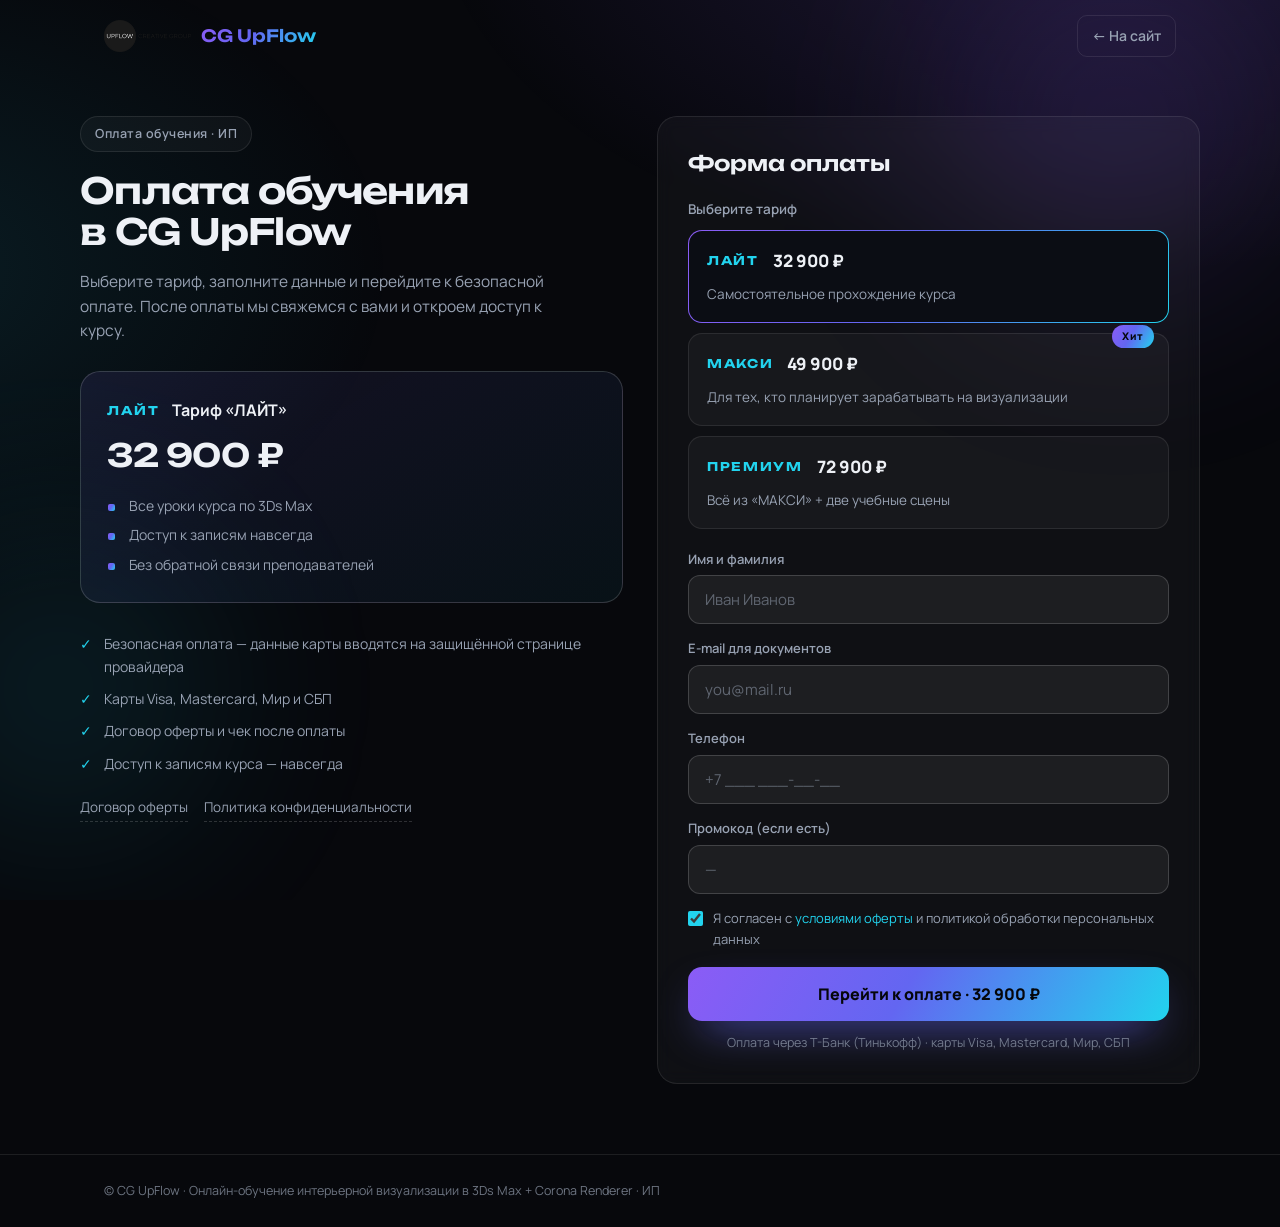
<file: pay.html>
<!DOCTYPE html>
<html lang="ru">
<head>
  <meta charset="utf-8">
  <title>Оплата обучения — CG UpFlow</title>
  <meta name="description" content="Оплата онлайн-обучения CG UpFlow: тарифы ЛАЙТ, МАКСИ, ПРЕМИУМ. Безопасная оплата картой или СБП.">
  <meta name="viewport" content="width=device-width, initial-scale=1">
  <link rel="icon" type="image/png" sizes="32x32" href="images/favicon-16.png">
  <link rel="preconnect" href="https://fonts.googleapis.com">
  <link rel="preconnect" href="https://fonts.gstatic.com" crossorigin>
  <link href="https://fonts.googleapis.com/css2?family=Manrope:wght@400;500;600;700;800&family=Unbounded:wght@400;600&display=swap" rel="stylesheet">
  <link rel="stylesheet" href="css/pay.css">
</head>
<body>
  <div class="bg" aria-hidden="true"><span class="bg__glow bg__glow--1"></span><span class="bg__glow bg__glow--2"></span></div>

  <header class="top">
    <div class="container top__inner">
      <a class="logo" href="index.html"><img src="images/logo.png" alt="CG UpFlow"><span>CG&nbsp;UpFlow</span></a>
      <a class="back" href="index.html">← На сайт</a>
    </div>
  </header>

  <main class="wrap container">
    <div class="grid">
      <aside class="info">
        <span class="tag">Оплата обучения · ИП</span>
        <h1>Оплата обучения в&nbsp;CG&nbsp;UpFlow</h1>
        <p class="lead">Выберите тариф, заполните данные и перейдите к безопасной оплате. После оплаты мы свяжемся с вами и откроем доступ к курсу.</p>

        <div class="order" id="orderBox">
          <div class="order__head"><span class="order__code" id="orderCode">—</span><strong id="orderName">—</strong></div>
          <div class="order__price" id="orderPrice">—</div>
          <ul class="order__perks" id="orderPerks"></ul>
        </div>

        <ul class="trust">
          <li>Безопасная оплата — данные карты вводятся на защищённой странице провайдера</li>
          <li>Карты Visa, Mastercard, Мир и СБП</li>
          <li>Договор оферты и чек после оплаты</li>
          <li>Доступ к записям курса — навсегда</li>
        </ul>

        <div class="docs">
          <a href="https://upflow.pro/offer" target="_blank" rel="noopener">Договор оферты</a>
          <a href="https://upflow.pro/policy" target="_blank" rel="noopener">Политика конфиденциальности</a>
        </div>
      </aside>

      <section class="paycard">
        <form id="payForm" novalidate>
          <h2>Форма оплаты</h2>
          <p class="field-label">Выберите тариф</p>
          <div class="tpicks" id="tarifs"></div>

          <label class="field"><span>Имя и фамилия</span><input id="payName" type="text" placeholder="Иван Иванов" autocomplete="name"></label>
          <label class="field"><span>E-mail для документов</span><input id="payEmail" type="email" placeholder="you@mail.ru" autocomplete="email"></label>
          <label class="field"><span>Телефон</span><input id="payPhone" type="tel" placeholder="+7 ___ ___-__-__" autocomplete="tel"></label>
          <label class="field"><span>Промокод (если есть)</span><input id="payPromo" type="text" placeholder="—"></label>

          <label class="agree"><input id="payAgree" type="checkbox" checked><span>Я согласен с <a href="https://upflow.pro/offer" target="_blank" rel="noopener">условиями оферты</a> и политикой обработки персональных данных</span></label>

          <div class="error" id="payError" hidden></div>
          <button class="paybtn" id="payBtn" type="submit">Перейти к оплате</button>
          <p class="secure" id="secureNote"></p>
        </form>

        <div class="done" id="doneView" hidden>
          <div class="done__mark">✓</div>
          <h2 id="doneTitle">Заявка отправлена</h2>
          <p id="doneText">Ваша заявка сохранена. Мы свяжемся с вами в ближайшее время.</p>
          <div class="done__btns">
            <a class="btn-solid" id="doneTg" href="https://t.me/el_zhii" target="_blank" rel="noopener">Написать в Telegram</a>
            <a class="btn-solid btn-solid--ghost" id="doneWa" href="https://wa.me/79290002224" target="_blank" rel="noopener">Написать в WhatsApp</a>
          </div>
        </div>
      </section>
    </div>
  </main>

  <footer class="foot">
    <div class="container">© CG UpFlow · Онлайн-обучение интерьерной визуализации в 3Ds Max + Corona Renderer · ИП</div>
  </footer>

  <div class="toast" id="toast" hidden></div>

  <script src="js/pay-config.js"></script>
  <script src="js/pay.js"></script>
</body>
</html>
</file>
<file: css/pay.css>
:root{
  --bg:#07080c;
  --bg-2:#0b0d14;
  --surface:rgba(255,255,255,.035);
  --surface-2:rgba(255,255,255,.06);
  --line:rgba(255,255,255,.09);
  --line-2:rgba(255,255,255,.16);
  --txt:#eef1f6;
  --muted:#98a2b3;
  --a:#8b5cf6;
  --b:#22d3ee;
  --grad:linear-gradient(120deg,#8b5cf6 0%,#6366f1 45%,#22d3ee 100%);
  --radius:20px;
  --font:'Manrope',system-ui,sans-serif;
  --display:'Unbounded','Manrope',sans-serif;
  --container:1120px;
}
*{margin:0;padding:0;box-sizing:border-box}
html{scroll-behavior:smooth}
body{font-family:var(--font);background:var(--bg);color:var(--txt);line-height:1.6;font-size:16px;-webkit-font-smoothing:antialiased;overflow-x:hidden}
img{max-width:100%;display:block}
a{color:inherit;text-decoration:none}
ul{list-style:none}
button{cursor:pointer;background:none;border:none;font-family:inherit;color:inherit}
::selection{background:rgba(139,92,246,.35)}

.bg{position:fixed;inset:0;z-index:-1;overflow:hidden;background:radial-gradient(1100px 640px at 85% -12%,rgba(139,92,246,.18),transparent 60%),radial-gradient(900px 620px at -8% 30%,rgba(34,211,238,.10),transparent 55%)}
.bg__glow{position:absolute;border-radius:50%;filter:blur(100px);opacity:.45}
.bg__glow--1{width:520px;height:520px;background:radial-gradient(circle,rgba(139,92,246,.5),transparent 70%);top:-140px;right:-100px}
.bg__glow--2{width:440px;height:440px;background:radial-gradient(circle,rgba(34,211,238,.4),transparent 70%);top:52vh;left:-160px}

.container{width:100%;max-width:var(--container);margin:0 auto;padding:0 24px;position:relative}
.top{position:sticky;top:0;z-index:20}
.top__inner{display:flex;align-items:center;justify-content:space-between;height:72px}
.logo{display:flex;align-items:center;gap:10px;font-family:var(--display);font-weight:600;font-size:17px}
.logo img{height:32px;width:auto}
.logo span{background:var(--grad);-webkit-background-clip:text;background-clip:text;color:transparent}
.back{font-size:14px;font-weight:600;color:var(--muted);padding:9px 14px;border-radius:10px;border:1px solid var(--line);transition:.2s}
.back:hover{color:var(--txt);border-color:var(--line-2)}

.wrap{padding:44px 0 70px}
.grid{display:grid;grid-template-columns:1fr 1fr;gap:34px;align-items:start}

.tag{display:inline-flex;padding:7px 14px;border-radius:999px;border:1px solid var(--line);background:var(--surface);font-size:12.5px;font-weight:600;color:var(--muted);letter-spacing:.04em;margin-bottom:18px}
.info h1{font-family:var(--display);font-weight:600;font-size:clamp(26px,3vw,36px);line-height:1.15;letter-spacing:-.02em}
.lead{color:var(--muted);margin:16px 0 28px;font-size:15.5px;max-width:480px}

.order{border:1px solid var(--line-2);border-radius:var(--radius);padding:26px;background:linear-gradient(150deg,rgba(139,92,246,.10),rgba(34,211,238,.05));margin-bottom:30px}
.order__head{display:flex;align-items:center;gap:12px;margin-bottom:6px}
.order__code{font-family:var(--display);font-size:12px;font-weight:700;letter-spacing:.16em;color:var(--b)}
.order__price{font-family:var(--display);font-weight:600;font-size:32px;letter-spacing:-.02em;margin:6px 0 14px}
.order__perks{display:grid;gap:7px}
.order__perks li{position:relative;padding-left:22px;color:var(--muted);font-size:14px}
.order__perks li::before{content:"";position:absolute;left:1px;top:9px;width:7px;height:7px;border-radius:2px;background:var(--grad)}

.trust{display:grid;gap:10px;margin-bottom:22px}
.trust li{position:relative;padding-left:24px;color:var(--muted);font-size:14px}
.trust li::before{content:"✓";position:absolute;left:0;top:0;color:var(--b);font-weight:800}
.docs{display:flex;flex-wrap:wrap;gap:16px;font-size:13.5px;color:var(--muted)}
.docs a{border-bottom:1px dashed var(--line-2);padding-bottom:2px;transition:.2s}
.docs a:hover{color:var(--txt);border-color:var(--b)}

.paycard{border:1px solid var(--line);border-radius:var(--radius);background:var(--surface);padding:30px;backdrop-filter:blur(8px)}
.paycard h2{font-family:var(--display);font-weight:600;font-size:21px;margin-bottom:4px}
.field-label{color:var(--muted);font-size:13.5px;margin:18px 0 10px;font-weight:600}

.tpicks{display:grid;gap:10px;margin-bottom:20px}
.tpick{position:relative;display:grid;grid-template-columns:auto 1fr auto;gap:10px 14px;align-items:center;padding:16px 18px;border:1px solid var(--line);border-radius:14px;cursor:pointer;transition:.2s;background:var(--surface)}
.tpick:hover{border-color:var(--line-2)}
.tpick--on,.tpick--on:hover{border-color:transparent;background:linear-gradient(var(--bg-2),var(--bg-2)) padding-box,var(--grad) border-box}
.tpick input{position:absolute;opacity:0}
.tpick__code{font-family:var(--display);font-size:12px;font-weight:700;letter-spacing:.14em;color:var(--b)}
.tpick__price{font-weight:800;font-size:17px;white-space:nowrap}
.tpick__note{grid-column:1/-1;color:var(--muted);font-size:13.5px}
.tpick__flag{position:absolute;top:-9px;right:14px;padding:3px 10px;border-radius:999px;background:var(--grad);color:#05060a;font-size:10.5px;font-weight:800;letter-spacing:.05em}

.field{display:block;margin-bottom:14px}
.field span{display:block;font-size:13px;font-weight:600;color:var(--muted);margin-bottom:6px}
.field input{width:100%;padding:13px 16px;border-radius:12px;border:1px solid var(--line-2);background:var(--surface-2);color:var(--txt);font-size:15px;outline:none;transition:.2s;font-family:inherit}
.field input::placeholder{color:rgba(152,162,179,.55)}
.field input:focus{border-color:var(--b)}

.agree{display:flex;gap:10px;align-items:flex-start;margin:6px 0 18px;cursor:pointer;font-size:13px;color:var(--muted)}
.agree input{margin-top:3px;accent-color:var(--b);width:15px;height:15px;flex:none}
.agree a{color:var(--b)}

.error{border:1px solid rgba(248,113,113,.4);background:rgba(248,113,113,.1);color:#fca5a5;border-radius:10px;padding:11px 14px;font-size:14px;margin-bottom:14px}

.paybtn{width:100%;padding:16px;border-radius:14px;background:var(--grad);color:#05060a;font-weight:800;font-size:16px;transition:.25s;box-shadow:0 18px 44px -16px rgba(99,102,241,.9)}
.paybtn:hover{transform:translateY(-2px);box-shadow:0 24px 54px -16px rgba(34,211,238,.85)}
.paybtn:disabled{opacity:.55;cursor:wait;transform:none}
.secure{text-align:center;font-size:12.5px;color:rgba(152,162,179,.7);margin-top:12px}

.done{text-align:center;padding:50px 10px}
.done__mark{width:74px;height:74px;margin:0 auto 20px;border-radius:50%;background:linear-gradient(140deg,#34d399,#22d3ee);display:flex;align-items:center;justify-content:center;font-size:34px;font-weight:800;color:#06281f;box-shadow:0 24px 60px -18px rgba(52,211,153,.8)}
.done h2{font-family:var(--display);font-size:22px;font-weight:600;margin-bottom:10px}
.done p{color:var(--muted);font-size:15px;max-width:420px;margin:0 auto 24px}
.btn-solid{display:inline-block;padding:14px 26px;border-radius:12px;background:var(--grad);color:#05060a;font-weight:800;font-size:15px}
.btn-solid--ghost{background:transparent;color:var(--txt);border:1px solid var(--line-2)}
.btn-solid--ghost:hover{border-color:var(--b)}
.done__btns{display:flex;flex-wrap:wrap;gap:12px;justify-content:center;padding:0 10px}

.toast{position:fixed;left:50%;bottom:26px;transform:translateX(-50%);z-index:60;max-width:92vw;padding:14px 20px;border-radius:14px;background:#151a24;border:1px solid var(--line-2);box-shadow:0 24px 60px -20px #000;font-size:14px;color:var(--txt)}
.toast a{color:var(--b);font-weight:700}

.foot{border-top:1px solid var(--line);padding:26px 0;font-size:12.5px;color:rgba(152,162,179,.7)}

@media(max-width:900px){
  .grid{grid-template-columns:1fr}
  .info h1{font-size:26px}
}
@media(max-width:520px){
  .wrap{padding:28px 0 50px}
  .paycard{padding:22px}
}
</file>
